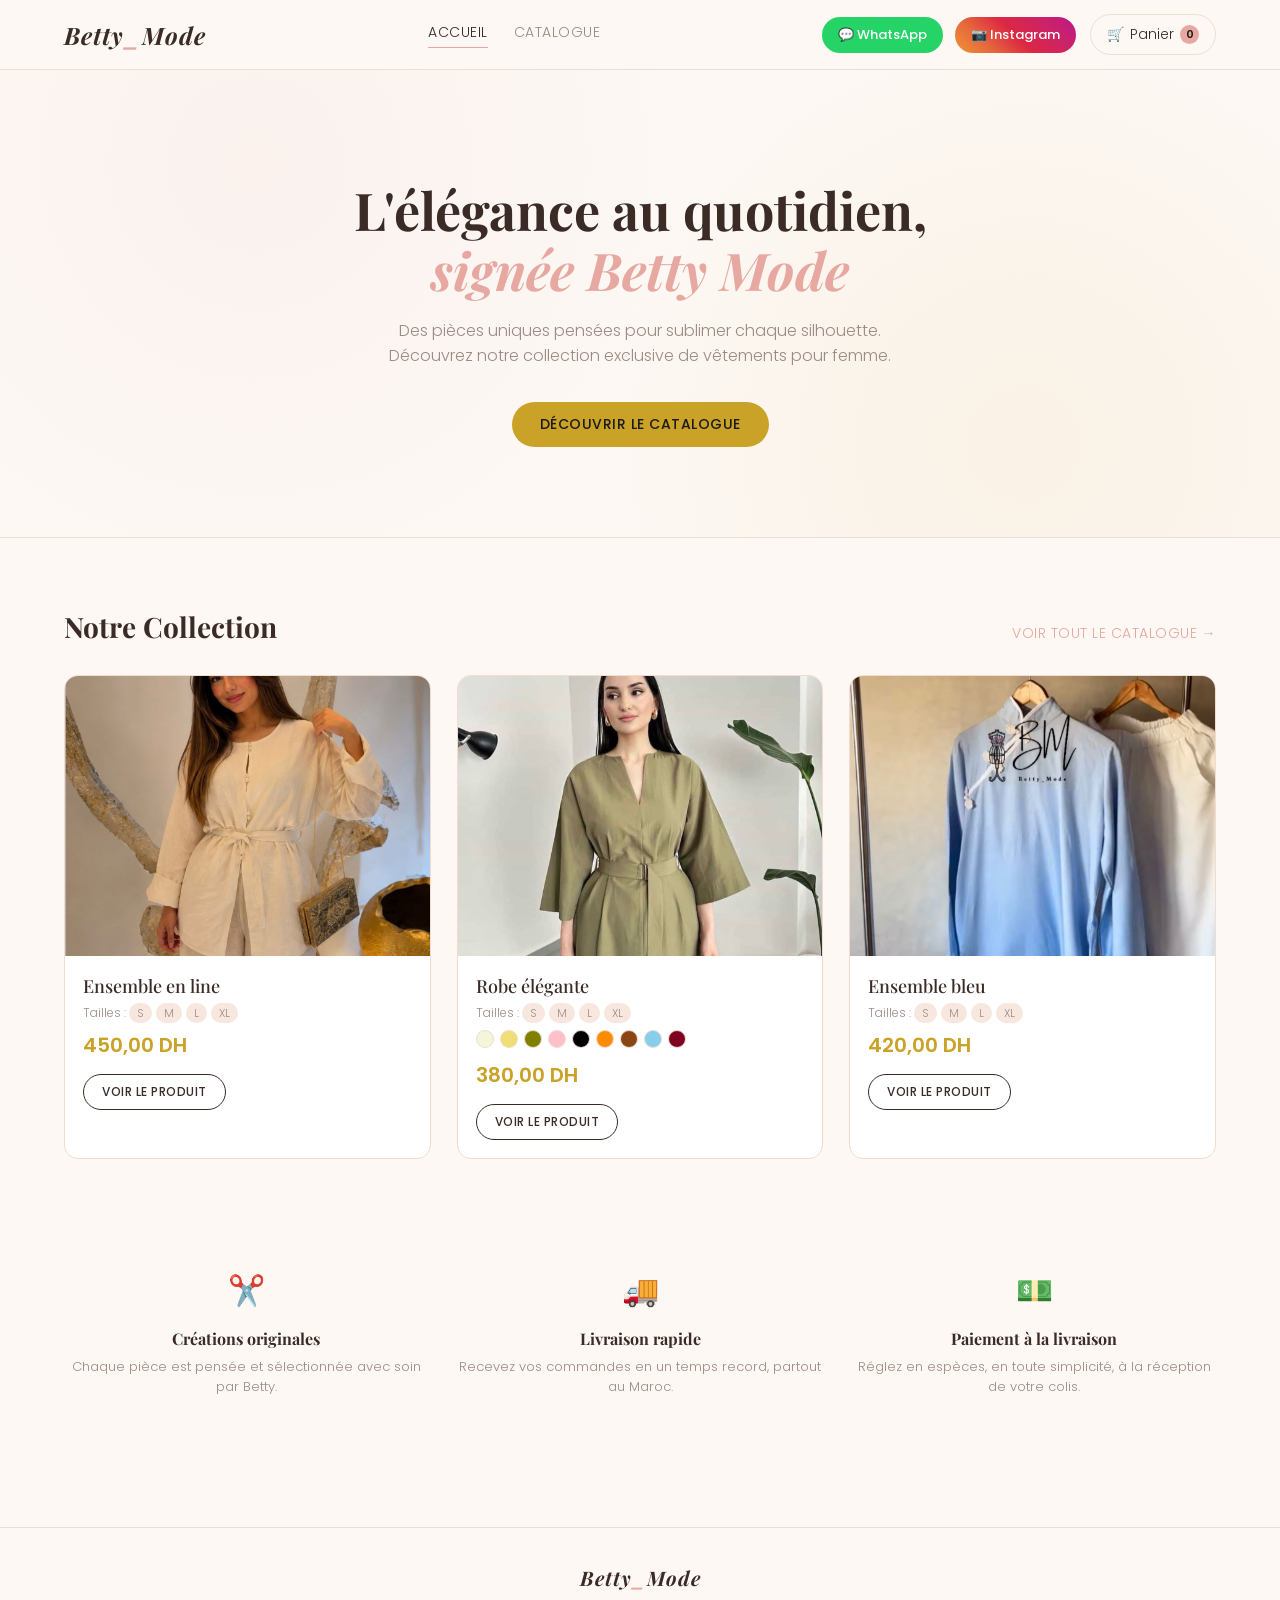
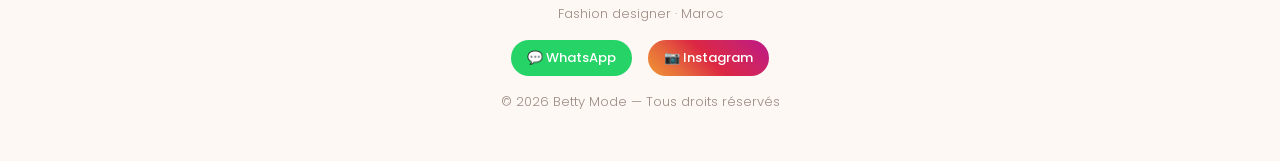
<file: index.html>
<!DOCTYPE html>
<html lang="fr">
<head>
<meta charset="UTF-8">
<meta name="viewport" content="width=device-width, initial-scale=1.0">
<title>Accueil — Betty Mode</title>
<link href="https://fonts.googleapis.com/css2?family=Playfair+Display:ital,wght@0,500;0,700;1,500&family=Poppins:wght@300;400;500;600&display=swap" rel="stylesheet">
<link rel="stylesheet" href="style.css">
<style>
  .hero{
    position:relative; padding:110px 24px 90px; text-align:center;
    background:
      radial-gradient(circle at 20% 20%, rgba(217,165,160,.08), transparent 40%),
      radial-gradient(circle at 80% 80%, rgba(203,161,53,.08), transparent 40%);
    border-bottom:1px solid var(--bordure);
  }
  .hero h1{font-size:52px; margin:0 0 18px; line-height:1.15;}
  .hero h1 em{color:var(--rose); font-style:italic;}
  .hero p{color:var(--gris); font-size:16px; max-width:520px; margin:0 auto 34px;}
  .hero .actions{display:flex; justify-content:center; gap:16px; flex-wrap:wrap;}

  .section-titre{display:flex; align-items:baseline; justify-content:space-between; margin:70px 0 30px;}
  .section-titre h2{font-size:28px; margin:0;}
  .section-titre a{color:var(--rose); font-size:14px; text-transform:uppercase; letter-spacing:.5px;}

  .grille-produits{display:grid; grid-template-columns:repeat(auto-fill, minmax(280px,1fr)); gap:26px; margin-bottom:40px;}
  .carte-produit{background:var(--carte); border:1px solid var(--bordure); border-radius:14px; overflow:hidden; transition:transform .2s, border-color .2s; cursor:pointer;}
  .carte-produit:hover{transform:translateY(-4px); border-color:var(--rose);}
  .carte-produit .img{height:280px; background:var(--noir-clair); display:flex; align-items:center; justify-content:center; color:var(--gris); font-size:13px; position:relative; overflow:hidden;}
  .carte-produit .img img{width:100%; height:100%; object-fit:cover;}
  .carte-produit .img .placeholder{position:absolute; color:#fdf8f4; font-size:12px; background:rgba(58,43,38,0.75); padding:6px 12px; border-radius:4px;}
  .carte-corps{padding:18px;}
  .carte-corps h3{font-size:18px; margin:0 0 6px; font-family:'Playfair Display',serif; font-weight:500;}
  .carte-corps .options{font-size:12px; color:var(--gris); margin-bottom:8px;}
  .carte-corps .options span{background:var(--noir-clair); padding:2px 8px; border-radius:12px; margin-right:4px; font-size:11px;}
  .carte-corps .couleurs{display:flex; gap:6px; margin-bottom:12px; flex-wrap:wrap;}
  .cercle-couleur{width:18px; height:18px; border-radius:50%; border:1px solid var(--bordure);}
  .carte-corps .prix{color:var(--or); font-size:20px; font-weight:600; margin-bottom:14px;}

  .reseaux-sociaux{display:flex; gap:12px; align-items:center;}
  .btn-social{padding:8px 16px; border-radius:25px; font-size:13px; text-decoration:none; display:flex; align-items:center; gap:8px; transition:all .2s; font-family:'Poppins',sans-serif; font-weight:500;}
  .btn-whatsapp{background:#25D366; color:#fff;}
  .btn-whatsapp:hover{background:#1fb855; transform:translateY(-2px);}
  .btn-instagram{background:linear-gradient(45deg, #f09433, #e6683c, #dc2743, #cc2366, #bc1888); color:#fff;}
  .btn-instagram:hover{transform:translateY(-2px); opacity:0.9;}

  .atouts{display:grid; grid-template-columns:repeat(auto-fit, minmax(220px,1fr)); gap:30px; padding:70px 0;}
  .atout{text-align:center;}
  .atout .icone{font-size:30px; margin-bottom:14px;}
  .atout h3{font-size:16px; margin:0 0 8px;}
  .atout p{color:var(--gris); font-size:13px; margin:0;}

  @media (max-width:860px){
    .hero{padding:70px 20px 60px;}
    .hero h1{font-size:32px;}
    .hero p{font-size:15px;}
    .reseaux-mobile{display:flex !important; flex-direction:column; align-items:center; gap:12px; margin-top:22px;}
    .reseaux-mobile .btn-social{width:100%; max-width:300px; justify-content:center;}
    .section-titre{margin:44px 0 22px; flex-wrap:wrap; gap:8px;}
    .section-titre h2{font-size:22px;}
    .grille-produits{grid-template-columns:repeat(auto-fill, minmax(150px,1fr)); gap:14px;}
    .carte-produit .img{height:190px;}
    .carte-corps{padding:12px;}
    .carte-corps h3{font-size:15px;}
    .carte-corps .prix{font-size:17px; margin-bottom:10px;}
    .atouts{padding:44px 0; gap:26px;}
  }
  @media (max-width:420px){
    .hero h1{font-size:26px;}
    .grille-produits{grid-template-columns:repeat(2, 1fr); gap:10px;}
    .carte-produit .img{height:150px;}
  }
  .reseaux-mobile{display:none;}
</style>
</head>
<body>

<header class="site-header">
  <div class="nav-wrap">
    <a href="index.html" class="logo">Betty<span>_</span>Mode</a>
    <nav class="nav-links" id="navLinks">
      <a href="index.html" class="actif">Accueil</a>
      <a href="catalogue.html">Catalogue</a>
      <div class="reseaux-mobile-menu">
        <a href="https://wa.me/212721645985" target="_blank" class="btn-social btn-whatsapp">💬 WhatsApp</a>
        <a href="https://instagram.com/betty_.mode" target="_blank" class="btn-social btn-instagram">📷 Instagram</a>
      </div>
    </nav>
    <div class="nav-actions">
      <!-- Liens réseaux sociaux desktop -->
      <div class="reseaux-sociaux">
        <a href="https://wa.me/212721645985" target="_blank" class="btn-social btn-whatsapp" title="WhatsApp">
          💬 WhatsApp
        </a>
        <a href="https://instagram.com/betty_.mode" target="_blank" class="btn-social btn-instagram" title="Instagram">
          📷 Instagram
        </a>
      </div>
      <a href="panier.html" class="icon-btn">🛒<span class="icon-label"> Panier</span> <span class="badge" id="badgePanier">0</span></a>
      <button class="burger" id="burgerBtn" aria-label="Ouvrir le menu" aria-expanded="false">
        <span class="burger-icone"><span></span><span></span><span></span></span>
      </button>
    </div>
  </div>
  <div class="menu-overlay" id="menuOverlay"></div>
</header>

<section class="hero">
  <h1>L'élégance au quotidien,<br><em>signée Betty Mode</em></h1>
  <p>Des pièces uniques pensées pour sublimer chaque silhouette. Découvrez notre collection exclusive de vêtements pour femme.</p>
  <div class="actions">
    <a href="catalogue.html" class="btn btn-or">Découvrir le catalogue</a>
  </div>
  <!-- Liens réseaux sociaux mobile -->
  <div class="reseaux-mobile">
    <a href="https://wa.me/212721645985" target="_blank" class="btn-social btn-whatsapp">
      💬 WhatsApp
    </a>
    <a href="https://instagram.com/betty_.mode" target="_blank" class="btn-social btn-instagram">
      📷 Instagram
    </a>
  </div>
</section>

<div class="conteneur">
  <div class="section-titre">
    <h2>Notre Collection</h2>
    <a href="catalogue.html">Voir tout le catalogue →</a>
  </div>

  <div class="grille-produits">

    <!-- Produit 1 : Ensemble en line -->
    <div class="carte-produit" onclick="location.href='info-produit.html?id=1'">
      <div class="img">
        <img src="images/ensemble-en-line.jpg" alt="Ensemble en line" onerror="this.style.display='none'; this.nextElementSibling.style.display='block';">
        <span class="placeholder" style="display:none;">Photo : Ensemble en line</span>
      </div>
      <div class="carte-corps">
        <h3>Ensemble en line</h3>
        <div class="options">Tailles : <span>S</span><span>M</span><span>L</span><span>XL</span></div>
        <div class="prix">450,00 DH</div>
        <a href="info-produit.html?id=1" class="btn btn-outline btn-sm">Voir le produit</a>
      </div>
    </div>

    <!-- Produit 2 : Robe élégante -->
    <div class="carte-produit" onclick="location.href='info-produit.html?id=2'">
      <div class="img">
        <img src="images/robe-elegante.jpg" alt="Robe élégante" onerror="this.style.display='none'; this.nextElementSibling.style.display='block';">
        <span class="placeholder" style="display:none;">Photo : Robe élégante</span>
      </div>
      <div class="carte-corps">
        <h3>Robe élégante</h3>
        <div class="options">Tailles : <span>S</span><span>M</span><span>L</span><span>XL</span></div>
        <div class="couleurs">
          <span class="cercle-couleur" style="background:#F5F5DC;" title="Beige"></span>
          <span class="cercle-couleur" style="background:#EFDE75;" title="Yellow"></span>
          <span class="cercle-couleur" style="background:#808000;" title="Olive"></span>
          <span class="cercle-couleur" style="background:#FFC0CB;" title="Pink"></span>
          <span class="cercle-couleur" style="background:#000000;" title="Black"></span>
          <span class="cercle-couleur" style="background:#FF8C00;" title="Orange"></span>
          <span class="cercle-couleur" style="background:#8B4513;" title="Brown"></span>
          <span class="cercle-couleur" style="background:#87CEEB;" title="Sky Blue"></span>
          <span class="cercle-couleur" style="background:#800020;" title="Bordeaux"></span>
        </div>
        <div class="prix">380,00 DH</div>
        <a href="info-produit.html?id=2" class="btn btn-outline btn-sm">Voir le produit</a>
      </div>
    </div>

    <!-- Produit 3 : Ensemble bleu -->
    <div class="carte-produit" onclick="location.href='info-produit.html?id=3'">
      <div class="img">
        <img src="images/ensemble-bleu.jpg" alt="Ensemble bleu" onerror="this.style.display='none'; this.nextElementSibling.style.display='block';">
        <span class="placeholder" style="display:none;">Photo : Ensemble bleu</span>
      </div>
      <div class="carte-corps">
        <h3>Ensemble bleu</h3>
        <div class="options">Tailles : <span>S</span><span>M</span><span>L</span><span>XL</span></div>
        <div class="prix">420,00 DH</div>
        <a href="info-produit.html?id=3" class="btn btn-outline btn-sm">Voir le produit</a>
      </div>
    </div>

  </div>

  <div class="atouts">
    <div class="atout">
      <div class="icone">✂️</div>
      <h3>Créations originales</h3>
      <p>Chaque pièce est pensée et sélectionnée avec soin par Betty.</p>
    </div>
    <div class="atout">
      <div class="icone">🚚</div>
      <h3>Livraison rapide</h3>
      <p>Recevez vos commandes en un temps record, partout au Maroc.</p>
    </div>
    <div class="atout">
      <div class="icone">💵</div>
      <h3>Paiement à la livraison</h3>
      <p>Réglez en espèces, en toute simplicité, à la réception de votre colis.</p>
    </div>
  </div>
</div>

<footer>
  <div class="logo" style="font-size:20px; color:var(--blanc); margin-bottom:8px;">Betty<span style="color:var(--rose);">_</span>Mode</div>
  <p>Fashion designer · Maroc</p>
  <div style="display:flex; justify-content:center; gap:16px; margin:16px 0; flex-wrap:wrap;">
    <a href="https://wa.me/212721645985" target="_blank" class="btn-social btn-whatsapp">
      💬 WhatsApp
    </a>
    <a href="https://instagram.com/betty_.mode" target="_blank" class="btn-social btn-instagram">
      📷 Instagram
    </a>
  </div>
  <p>&copy; 2026 Betty Mode — Tous droits réservés</p>
</footer>

<script>
  // Menu burger
  const burgerBtn = document.getElementById('burgerBtn');
  const navLinks = document.getElementById('navLinks');
  const menuOverlay = document.getElementById('menuOverlay');
  function toggleMenu(forceClose){
    const ouvert = forceClose ? false : !navLinks.classList.contains('ouvert');
    navLinks.classList.toggle('ouvert', ouvert);
    menuOverlay.classList.toggle('visible', ouvert);
    burgerBtn.classList.toggle('ouvert', ouvert);
    burgerBtn.setAttribute('aria-expanded', ouvert);
    document.body.classList.toggle('menu-ouvert', ouvert);
  }
  burgerBtn.addEventListener('click', () => toggleMenu());
  menuOverlay.addEventListener('click', () => toggleMenu(true));
  navLinks.querySelectorAll('a').forEach(a => a.addEventListener('click', () => toggleMenu(true)));

  // Mise à jour badge panier
  function majBadgePanier(){
    const panier = JSON.parse(localStorage.getItem('panierBetty') || '[]');
    const total = panier.reduce((sum, item) => sum + item.quantite, 0);
    document.getElementById('badgePanier').textContent = total;
  }
  majBadgePanier();
</script>
</body>
</html>
</file>
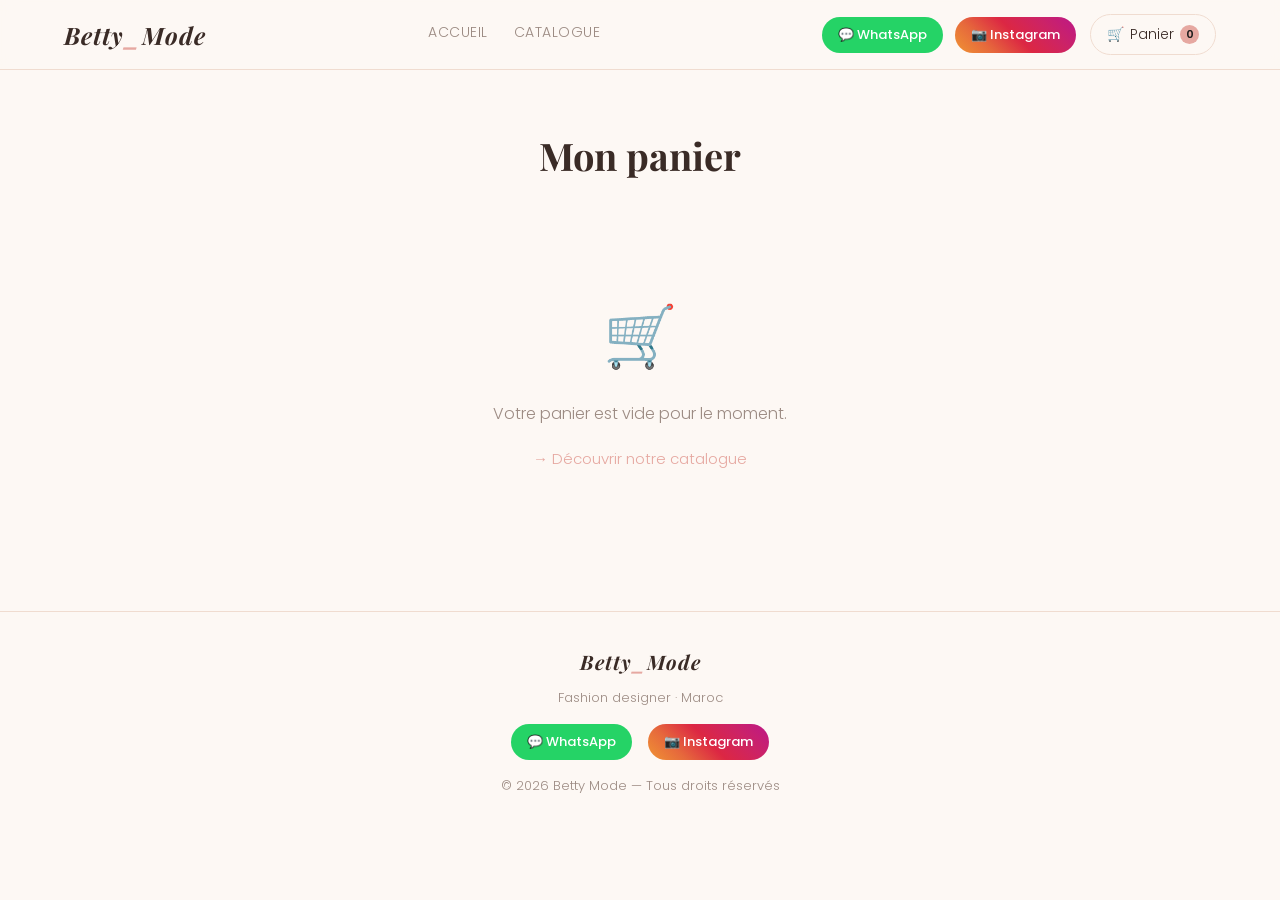
<file: panier.html>
<!DOCTYPE html>
<html lang="fr">
<head>
<meta charset="UTF-8">
<meta name="viewport" content="width=device-width, initial-scale=1.0">
<title>Mon panier — Betty Mode</title>
<link href="https://fonts.googleapis.com/css2?family=Playfair+Display:ital,wght@0,500;0,700;1,500&family=Poppins:wght@300;400;500;600&display=swap" rel="stylesheet">
<link rel="stylesheet" href="style.css">
<style>
  .page-titre{padding:60px 24px 30px; text-align:center;}
  .page-titre h1{font-size:38px; margin:0;}

  .panier-vide{text-align:center; padding:80px 24px; color:var(--gris); display:none;}
  .panier-vide .icone-vide{font-size:60px; margin-bottom:20px;}
  .panier-vide p{font-size:16px; margin-bottom:20px;}
  .panier-vide a{color:var(--rose); font-size:15px;}

  .panier-layout{display:flex; gap:40px; flex-wrap:wrap; padding-bottom:90px;}
  .panier-liste{flex:2; min-width:320px;}
  .panier-resume{flex:1; min-width:280px; background:var(--carte); border:1px solid var(--bordure); border-radius:14px; padding:26px; align-self:flex-start; position:sticky; top:90px;}

  .article{display:flex; gap:18px; padding:20px 0; border-bottom:1px solid var(--bordure); align-items:center; transition:all .3s;}
  .article .img{width:100px; height:100px; border-radius:10px; background:var(--noir-clair); display:flex; align-items:center; justify-content:center; overflow:hidden; flex-shrink:0; color:var(--gris); font-size:11px; position:relative;}
  .article .img img{width:100%; height:100%; object-fit:cover;}
  .article .infos{flex:1;}
  .article .infos h3{margin:0 0 4px; font-size:16px; font-weight:500; font-family:'Playfair Display',serif;}
  .article .infos .details{color:var(--gris); font-size:12px; margin-bottom:4px;}
  .article .infos .prix-unite{color:var(--gris); font-size:13px;}
  .article .quantite-form{display:flex; align-items:center; gap:8px;}
  .article .quantite-form button{width:32px; height:32px; border-radius:50%; border:1px solid var(--bordure); background:transparent; color:var(--blanc); cursor:pointer; font-size:18px; display:flex; align-items:center; justify-content:center; transition:all .2s;}
  .article .quantite-form button:hover{border-color:var(--or); color:var(--or);}
  .article .quantite-form input{width:50px; padding:8px; background:var(--noir-clair); border:1px solid var(--bordure); border-radius:8px; color:var(--blanc); text-align:center; font-size:14px;}
  .article .sous-total{width:110px; text-align:right; color:var(--or); font-weight:600; font-size:16px;}
  .article .supprimer{color:#e07b73; font-size:13px; margin-left:10px; cursor:pointer; background:none; border:none; font-family:'Poppins',sans-serif; transition:color .2s;}
  .article .supprimer:hover{color:#ff4444;}

  .resume-ligne{display:flex; justify-content:space-between; margin-bottom:14px; font-size:14px; color:var(--gris);}
  .resume-total{display:flex; justify-content:space-between; font-size:20px; font-weight:600; color:var(--blanc); padding-top:16px; border-top:1px solid var(--bordure); margin-bottom:24px;}
  .resume-total span:last-child{color:var(--or);}
  .btn-commander{display:block; width:100%; text-align:center; padding:16px; background:var(--or); color:var(--blanc); border:none; border-radius:10px; font-size:16px; font-weight:600; cursor:pointer; text-transform:uppercase; letter-spacing:1px; transition:all .2s; font-family:'Poppins',sans-serif; text-decoration:none;}
  .btn-commander:hover{background:#e6c200; transform:translateY(-2px);}

  .reseaux-sociaux{display:flex; gap:12px; align-items:center;}
  .btn-social{padding:8px 16px; border-radius:25px; font-size:13px; text-decoration:none; display:flex; align-items:center; gap:8px; transition:all .2s; font-family:'Poppins',sans-serif; font-weight:500;}
  .btn-whatsapp{background:#25D366; color:#fff;}
  .btn-whatsapp:hover{background:#1fb855; transform:translateY(-2px);}
  .btn-instagram{background:linear-gradient(45deg, #f09433, #e6683c, #dc2743, #cc2366, #bc1888); color:#fff;}
  .btn-instagram:hover{transform:translateY(-2px); opacity:0.9;}

  @media (max-width: 860px){
    .page-titre{padding:40px 20px 20px;}
    .page-titre h1{font-size:28px;}
    .panier-layout{flex-direction:column-reverse; gap:24px; padding-bottom:60px;}
    .panier-resume{position:static; padding:20px;}
  }
  @media (max-width: 640px){
    .article{
      flex-wrap:wrap; position:relative; gap:12px 14px; padding:16px 0;
    }
    .article .img{width:76px; height:76px;}
    .article .infos{flex:1 1 auto; min-width:0;}
    .article .infos h3{font-size:14px;}
    .article .quantite-form{order:3; flex:1 0 auto;}
    .article .sous-total{order:4; text-align:right; width:auto; margin-left:auto; font-size:15px;}
    .article .supprimer{position:absolute; top:16px; right:0; margin:0; font-size:12px;}
  }
</style>
</head>
<body>

<header class="site-header">
  <div class="nav-wrap">
    <a href="index.html" class="logo">Betty<span>_</span>Mode</a>
    <nav class="nav-links" id="navLinks">
      <a href="index.html">Accueil</a>
      <a href="catalogue.html">Catalogue</a>
      <div class="reseaux-mobile-menu">
        <a href="https://wa.me/212721645985" target="_blank" class="btn-social btn-whatsapp">💬 WhatsApp</a>
        <a href="https://instagram.com/betty_.mode" target="_blank" class="btn-social btn-instagram">📷 Instagram</a>
      </div>
    </nav>
    <div class="nav-actions">
      <div class="reseaux-sociaux">
        <a href="https://wa.me/212721645985" target="_blank" class="btn-social btn-whatsapp" title="WhatsApp">
          💬 WhatsApp
        </a>
        <a href="https://instagram.com/betty_.mode" target="_blank" class="btn-social btn-instagram" title="Instagram">
          📷 Instagram
        </a>
      </div>
      <a href="panier.html" class="icon-btn">🛒<span class="icon-label"> Panier</span> <span class="badge" id="badgePanier">0</span></a>
      <button class="burger" id="burgerBtn" aria-label="Ouvrir le menu" aria-expanded="false">
        <span class="burger-icone"><span></span><span></span><span></span></span>
      </button>
    </div>
  </div>
  <div class="menu-overlay" id="menuOverlay"></div>
</header>

<div class="page-titre"><h1>Mon panier</h1></div>

<div class="conteneur">
  <!-- Panier vide -->
  <div class="panier-vide" id="panierVide">
    <div class="icone-vide">🛒</div>
    <p>Votre panier est vide pour le moment.</p>
    <a href="catalogue.html">→ Découvrir notre catalogue</a>
  </div>

  <!-- Panier avec articles -->
  <div class="panier-layout" id="panierLayout">
    <div class="panier-liste" id="panierListe">
      <!-- Les articles seront générés dynamiquement -->
    </div>

    <div class="panier-resume">
      <h3 style="margin-top:0; margin-bottom:20px; font-family:'Playfair Display',serif;">Résumé</h3>
      <div class="resume-ligne"><span>Sous-total</span><span id="sousTotal">0,00 DH</span></div>
      <div class="resume-ligne"><span>Livraison</span><span id="fraisLivraison">Offerite 🎁</span></div>
      <div class="resume-total"><span>Total</span><span id="total">0,00 DH</span></div>
      <a href="checkout.html" class="btn-commander">Passer la commande</a>
      <p style="text-align:center; font-size:12px; color:var(--gris); margin-top:12px;">
        💵 Paiement à la livraison
      </p>
    </div>
  </div>
</div>

<footer>
  <div class="logo" style="font-size:20px; color:var(--blanc); margin-bottom:8px;">Betty<span style="color:var(--rose);">_</span>Mode</div>
  <p>Fashion designer · Maroc</p>
  <div style="display:flex; justify-content:center; gap:16px; margin:16px 0; flex-wrap:wrap;">
    <a href="https://wa.me/212721645985" target="_blank" class="btn-social btn-whatsapp">
      💬 WhatsApp
    </a>
    <a href="https://instagram.com/betty_.mode" target="_blank" class="btn-social btn-instagram">
      📷 Instagram
    </a>
  </div>
  <p>&copy; 2026 Betty Mode — Tous droits réservés</p>
</footer>

<script>
  // Produits de référence
  const produitsRef = {
    1: { nom: "Ensemble en line", prix: 450, image: "images/ensemble-en-line.jpg" },
    2: { nom: "Robe élégante", prix: 380, image: "images/robe-elegante.jpg" },
    3: { nom: "Ensemble bleu", prix: 420, image: "images/ensemble-bleu.jpg" },
    4: { nom: "Robe d'été fleurie", prix: 350, image: "images/robe-ete-fleurie.jpg" },
    5: { nom: "Jean slim taille haute", prix: 280, image: "images/jean-slim.jpg" }
  };

  // Menu burger
  const burgerBtn = document.getElementById('burgerBtn');
  const navLinks = document.getElementById('navLinks');
  const menuOverlay = document.getElementById('menuOverlay');
  function toggleMenu(forceClose){
    const ouvert = forceClose ? false : !navLinks.classList.contains('ouvert');
    navLinks.classList.toggle('ouvert', ouvert);
    menuOverlay.classList.toggle('visible', ouvert);
    burgerBtn.classList.toggle('ouvert', ouvert);
    burgerBtn.setAttribute('aria-expanded', ouvert);
    document.body.classList.toggle('menu-ouvert', ouvert);
  }
  burgerBtn.addEventListener('click', () => toggleMenu());
  menuOverlay.addEventListener('click', () => toggleMenu(true));
  navLinks.querySelectorAll('a').forEach(a => a.addEventListener('click', () => toggleMenu(true)));

  function formaterPrix(v){
    return v.toLocaleString('fr-FR', {minimumFractionDigits:2, maximumFractionDigits:2}) + ' DH';
  }

  // Charger le panier depuis localStorage
  function chargerPanier() {
    const panier = JSON.parse(localStorage.getItem('panierBetty') || '[]');
    const panierListe = document.getElementById('panierListe');
    panierListe.innerHTML = '';

    if (panier.length === 0) {
      document.getElementById('panierVide').style.display = 'block';
      document.getElementById('panierLayout').style.display = 'none';
      document.getElementById('badgePanier').textContent = '0';
      return;
    }

    document.getElementById('panierVide').style.display = 'none';
    document.getElementById('panierLayout').style.display = 'flex';

    panier.forEach((article, index) => {
      const ref = produitsRef[article.id] || { nom: article.nom, prix: article.prix, image: article.image };
      
      const div = document.createElement('div');
      div.className = 'article';
      div.dataset.index = index;
      div.dataset.prix = ref.prix;
      div.dataset.id = article.id;
      div.innerHTML = `
        <div class="img">
          <img src="${ref.image}" alt="${ref.nom}" onerror="this.style.display='none'; this.nextElementSibling.style.display='block';">
          <span class="placeholder" style="display:none; position:absolute; color:var(--gris); font-size:10px;">Photo</span>
        </div>
        <div class="infos">
          <h3>${ref.nom}</h3>
          <div class="details">Taille : ${article.taille || 'N/A'} ${article.couleur && article.couleur !== 'N/A' ? '· Couleur : ' + article.couleur : ''}</div>
          <div class="prix-unite">${formaterPrix(ref.prix)} / unité</div>
        </div>
        <div class="quantite-form">
          <button onclick="changerQuantite(${index}, -1)">−</button>
          <input type="number" value="${article.quantite}" min="1" max="20" onchange="majQuantite(${index}, this.value)">
          <button onclick="changerQuantite(${index}, 1)">+</button>
        </div>
        <div class="sous-total">${formaterPrix(ref.prix * article.quantite)}</div>
        <button class="supprimer" onclick="retirerArticle(${index})">🗑 Retirer</button>
      `;
      panierListe.appendChild(div);
    });

    recalculer();
  }

  function changerQuantite(index, delta) {
    let panier = JSON.parse(localStorage.getItem('panierBetty') || '[]');
    if (panier[index]) {
      panier[index].quantite = Math.max(1, Math.min(20, panier[index].quantite + delta));
      localStorage.setItem('panierBetty', JSON.stringify(panier));
      chargerPanier();
    }
  }

  function majQuantite(index, valeur) {
    let panier = JSON.parse(localStorage.getItem('panierBetty') || '[]');
    const qte = parseInt(valeur);
    if (panier[index] && qte > 0 && qte <= 20) {
      panier[index].quantite = qte;
      localStorage.setItem('panierBetty', JSON.stringify(panier));
      chargerPanier();
    }
  }

  function retirerArticle(index) {
    let panier = JSON.parse(localStorage.getItem('panierBetty') || '[]');
    panier.splice(index, 1);
    localStorage.setItem('panierBetty', JSON.stringify(panier));
    chargerPanier();
  }

  function recalculer() {
    let total = 0;
    let nbArticles = 0;
    const articles = document.querySelectorAll('#panierListe .article');
    
    articles.forEach(art => {
      const prix = parseFloat(art.dataset.prix);
      const inputQte = art.querySelector('input[type=number]');
      const qte = parseInt(inputQte ? inputQte.value : 1) || 1;
      const sousTotal = prix * qte;
      const sousTotalEl = art.querySelector('.sous-total');
      if (sousTotalEl) sousTotalEl.textContent = formaterPrix(sousTotal);
      total += sousTotal;
      nbArticles += qte;
    });

    document.getElementById('sousTotal').textContent = formaterPrix(total);
    document.getElementById('total').textContent = formaterPrix(total);
    document.getElementById('badgePanier').textContent = nbArticles;
  }

  // Initialisation
  chargerPanier();
</script>
</body>
</html>
</file>
<file: style.css>
:root{
  --noir: #fdf8f4;
  --noir-clair: #f7e7de;
  --carte: #ffffff;
  --or: #c9a227;
  --rose: #e6a8a1;
  --blanc: #3a2b26;
  --gris: #9c8b83;
  --bordure: #f0dcd0;
  --hauteur-header: 68px;
}
*{box-sizing:border-box;}
html{-webkit-text-size-adjust:100%;}
body{
  margin:0;
  background:var(--noir);
  color:var(--blanc);
  font-family:'Poppins', sans-serif;
  font-weight:300;
  min-height:100vh;
  -webkit-tap-highlight-color:transparent;
}
body.menu-ouvert{overflow:hidden;}
a{color:inherit; text-decoration:none;}
h1,h2,h3,.logo{font-family:'Playfair Display', serif;}
img{max-width:100%;}

/* ===================== HEADER ===================== */
.site-header{
  position:sticky; top:0; z-index:200;
  background:rgba(253,248,244,0.92);
  backdrop-filter: blur(8px);
  border-bottom:1px solid var(--bordure);
}
.nav-wrap{
  max-width:1200px; margin:0 auto;
  display:flex; align-items:center; justify-content:space-between;
  padding:14px 24px;
  min-height:var(--hauteur-header);
  gap:12px;
}
.logo{
  font-size:24px; font-style:italic; font-weight:700;
  color:var(--blanc); letter-spacing:1px;
  flex-shrink:0;
  z-index:210;
}
.logo span{color:var(--rose);}
.nav-links{display:flex; align-items:center; gap:26px;}
.nav-links a{
  font-size:14px; letter-spacing:.5px; text-transform:uppercase;
  color:var(--gris); transition:color .2s;
  padding-bottom:4px; border-bottom:1px solid transparent;
  white-space:nowrap;
}
.nav-links a:hover, .nav-links a.actif{
  color:var(--blanc); border-bottom:1px solid var(--rose);
}
.nav-actions{display:flex; align-items:center; gap:14px;}
.icon-btn{
  position:relative; font-size:14px; color:var(--blanc);
  border:1px solid var(--bordure); border-radius:30px;
  padding:9px 16px; transition:.2s;
  display:flex; align-items:center; gap:6px;
  white-space:nowrap;
}
.icon-btn:hover{border-color:var(--rose); color:var(--rose);}
.badge{
  background:var(--rose); color:#1a1a1a;
  font-size:11px; font-weight:600;
  min-width:19px; height:19px; border-radius:50%;
  display:flex; align-items:center; justify-content:center;
  padding:0 4px;
}
.btn-user{font-size:13px; color:var(--gris);}
.btn-user b{color:var(--blanc);}

/* Burger button (hidden on desktop) */
.burger{
  display:none; background:none; border:none; color:var(--blanc);
  cursor:pointer; z-index:210; padding:6px; margin:-6px;
  flex-shrink:0;
}
.burger .burger-icone{
  display:block; position:relative; width:22px; height:16px;
}
.burger .burger-icone span{
  position:absolute; left:0; width:100%; height:2px; background:var(--blanc);
  border-radius:2px; transition:transform .25s ease, opacity .2s ease, top .25s ease;
}
.burger .burger-icone span:nth-child(1){top:0;}
.burger .burger-icone span:nth-child(2){top:7px;}
.burger .burger-icone span:nth-child(3){top:14px;}
.burger.ouvert .burger-icone span:nth-child(1){top:7px; transform:rotate(45deg);}
.burger.ouvert .burger-icone span:nth-child(2){opacity:0;}
.burger.ouvert .burger-icone span:nth-child(3){top:7px; transform:rotate(-45deg);}

/* Réseaux sociaux desktop (header) */
.reseaux-sociaux{display:flex; gap:10px; align-items:center;}
.btn-social{
  padding:8px 16px; border-radius:25px; font-size:13px; text-decoration:none;
  display:flex; align-items:center; gap:8px; transition:all .2s;
  font-family:'Poppins',sans-serif; font-weight:500; white-space:nowrap;
}
.btn-whatsapp{background:#25D366; color:#fff;}
.btn-whatsapp:hover{background:#1fb855; transform:translateY(-2px);}
.btn-instagram{background:linear-gradient(45deg, #f09433, #e6683c, #dc2743, #cc2366, #bc1888); color:#fff;}
.btn-instagram:hover{transform:translateY(-2px); opacity:0.9;}

/* Réseaux sociaux du menu tiroir mobile : cachés par défaut sur desktop */
.reseaux-mobile-menu{display:none;}

/* Overlay derrière le menu mobile */
.menu-overlay{
  display:none; position:fixed; inset:0; background:rgba(58,43,38,.35);
  z-index:150; opacity:0; transition:opacity .25s ease;
}
.menu-overlay.visible{display:block; opacity:1;}

.btn{
  display:inline-block; padding:12px 28px;
  border-radius:30px; font-size:14px; letter-spacing:.5px;
  text-transform:uppercase; cursor:pointer; border:none;
  transition:.2s; font-family:'Poppins',sans-serif; font-weight:500;
}
.btn-or{background:var(--or); color:#1a1a1a;}
.btn-or:hover{background:#b8912c;}
.btn-outline{background:transparent; border:1px solid var(--blanc); color:var(--blanc);}
.btn-outline:hover{background:var(--blanc); color:var(--carte);}
.btn-rose{background:var(--rose); color:#1a1a1a;}
.btn-danger{background:transparent; border:1px solid #a5453f; color:#e07b73;}
.btn-danger:hover{background:#a5453f; color:#fff;}
.btn-sm{padding:8px 18px; font-size:12px;}
.btn:disabled{opacity:.4; cursor:not-allowed;}
.btn-full{width:100%; text-align:center;}

.conteneur{max-width:1200px; margin:0 auto; padding:0 24px;}
.alerte{max-width:1200px; margin:20px auto 0; padding:14px 20px; border-radius:8px; font-size:14px;}
.alerte-erreur{background:rgba(165,69,63,.15); border:1px solid #a5453f; color:#f0a29c;}
.alerte-succes{background:rgba(90,140,90,.15); border:1px solid #4c8c4c; color:#a6d9a6;}

footer{border-top:1px solid var(--bordure); margin-top:60px; padding:36px 24px; text-align:center; color:var(--gris); font-size:13px;}

/* ===================== RESPONSIVE HEADER (mobile/tablette) ===================== */
@media (max-width: 860px){
  .nav-wrap{padding:12px 20px;}
  .logo{font-size:21px;}

  /* Cache le texte réseaux sociaux desktop */
  .nav-actions > .reseaux-sociaux{display:none;}

  .burger{display:block;}

  .nav-links{
    position:fixed; top:0; right:0; height:100vh; width:min(78vw, 300px);
    background:var(--noir-clair); border-left:1px solid var(--bordure);
    flex-direction:column; align-items:stretch; justify-content:flex-start;
    padding:calc(var(--hauteur-header) + 30px) 26px 30px;
    gap:6px; transform:translateX(100%);
    transition:transform .28s ease; overflow-y:auto; z-index:200;
    box-shadow:-8px 0 30px rgba(58,43,38,.15);
  }
  .nav-links.ouvert{transform:translateX(0);}
  .nav-links a{
    font-size:15px; padding:14px 4px; border-bottom:1px solid var(--bordure);
    width:100%;
  }
  .nav-links a.actif, .nav-links a:hover{border-bottom-color:var(--bordure); color:var(--rose);}

  /* Réseaux sociaux + panier réinjectés dans le menu mobile */
  .nav-links .reseaux-mobile-menu{
    display:flex; flex-direction:column; gap:12px; margin-top:20px;
  }
  .nav-links .reseaux-mobile-menu .btn-social{justify-content:center;}

  /* Icône panier compacte à côté du burger */
  .icon-btn{padding:8px 12px; font-size:13px;}
}

@media (max-width: 420px){
  .logo{font-size:19px;}
  .icon-btn span.icon-label{display:none;}
  .icon-btn{padding:8px 10px;}
}
</file>
